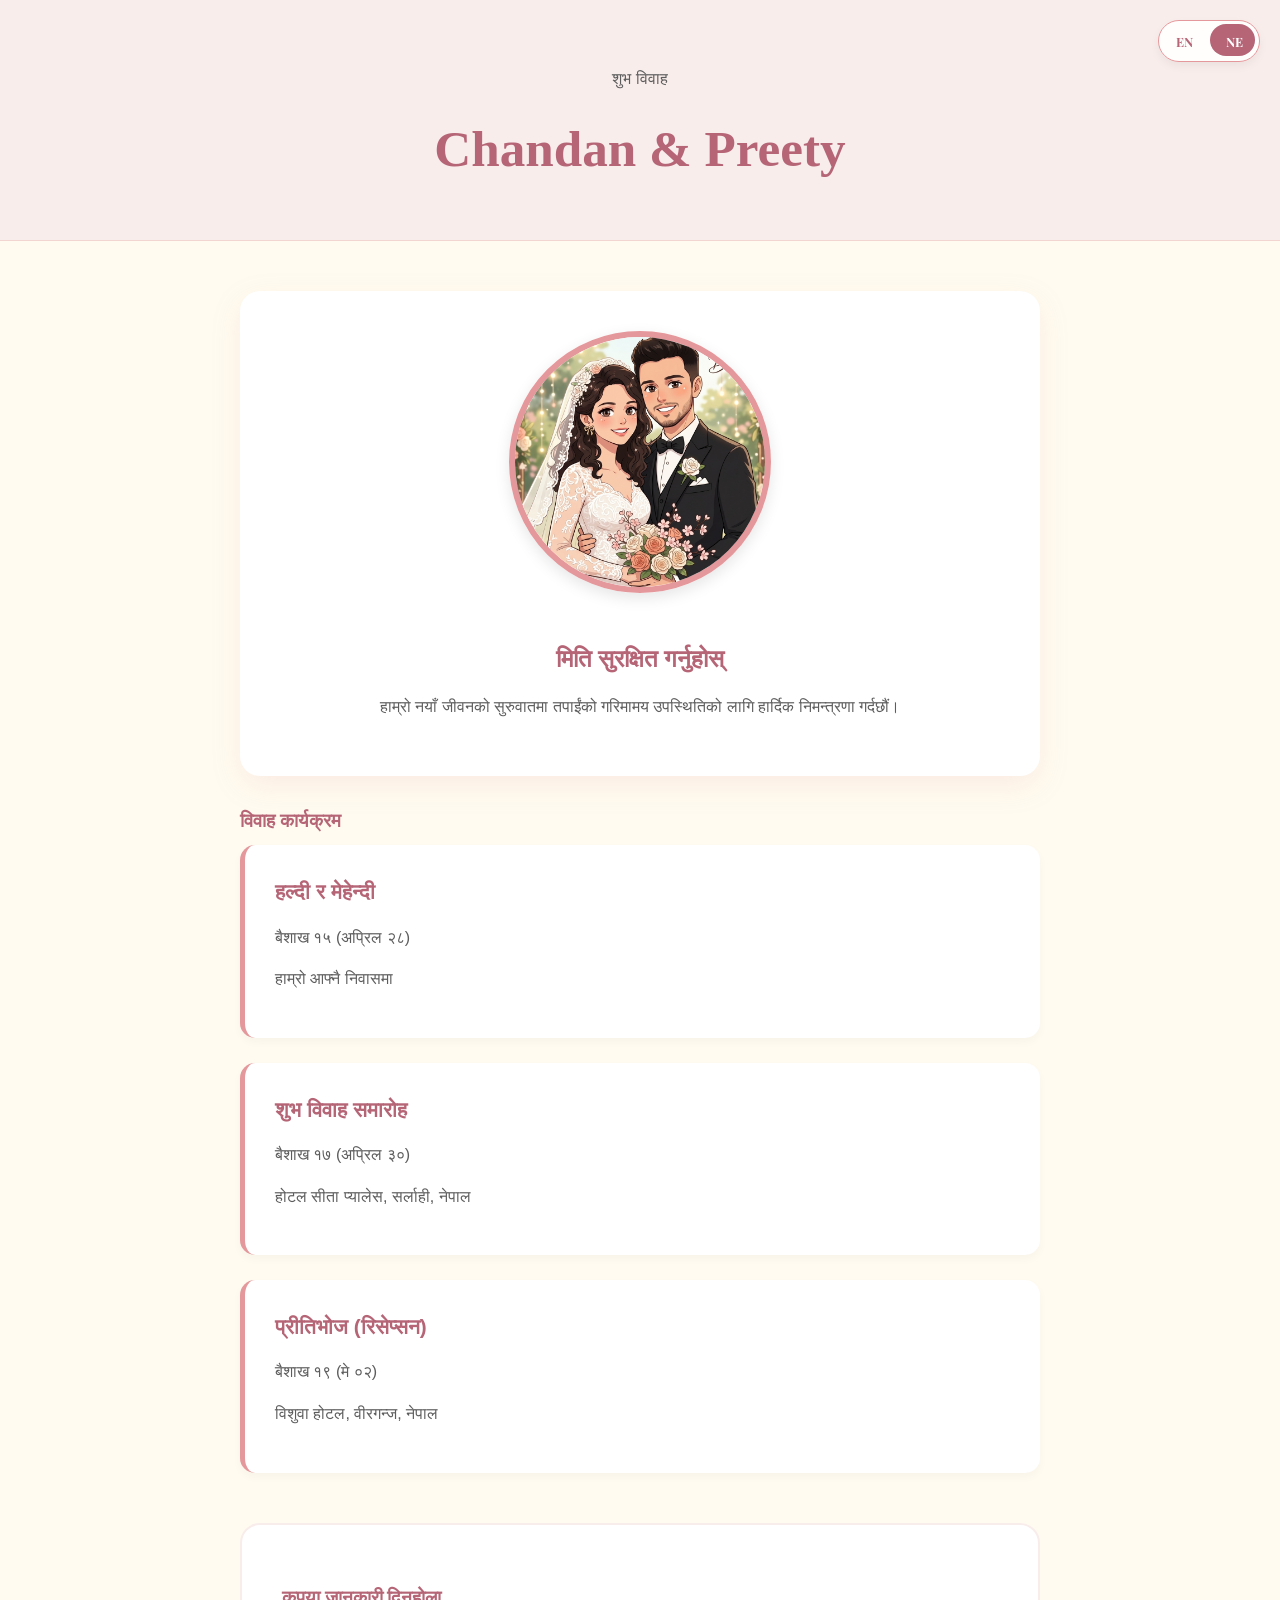
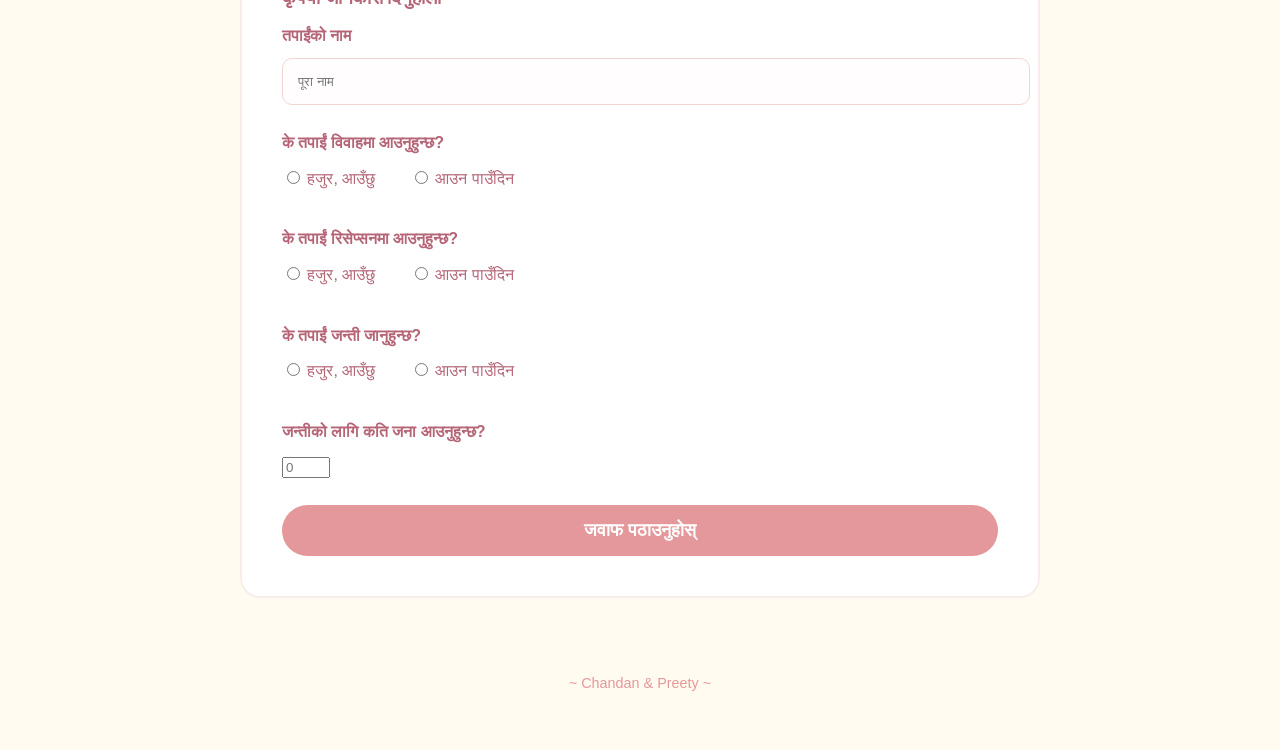
<file: index.html>
<!DOCTYPE html>
<html lang="en">

<head>
    <meta charset="UTF-8">
    <meta name="viewport" content="width=device-width, initial-scale=1.0">
    <title>Chandan & Preety's Wedding</title>
    <link rel="stylesheet" href="style.css?v=1.3">
    <link
        href="https://fonts.googleapis.com/css2?family=Pinyon+Script&family=Playfair+Display:ital,wght@0,400;0,700;1,400&display=swap"
        rel="stylesheet">
</head>

<body>
    <script type="text/javascript">var submitted = false;</script>
    <iframe name="hidden_iframe" id="hidden_iframe" style="display:none;"></iframe>

    <div class="lang-container">
        <div class="lang-slider">
            <div class="slider-btn" id="slider-bg"></div>
            <button type="button" class="toggle-opt active" id="en-btn" onclick="changeLanguage('en')">EN</button>
            <button type="button" class="toggle-opt" id="ne-btn" onclick="changeLanguage('ne')">NE</button>
        </div>
    </div>

    <header>
        <p class="top-label" id="topLabel">The Wedding of</p>
        <h1 class="fancy-gold">Chandan & Preety</h1>
    </header>

    <main class="container">
        <div class="hero">
            <img src="wedding-couple.png" alt="Chandan and Preety" class="couple-photo">
            <h2 id="heroTitle">Save the Date</h2>
            <p class="fancy-p" id="heroDesc">We request the honor of your presence as we begin our life together.</p>
        </div>

        <section class="events">
            <h3 id="itineraryTitle">Wedding Itinerary</h3>

            <div class="event-card">
                <h4 id="event1Title">Haldi & Mehendi</h4>
                <p id="event1Date">April 28 (Baisakh 15 BS)</p>
                <p class="location" id="event1Loc">At Our Own Residence</p>
            </div>

            <div class="event-card">
                <h4 id="event2Title">The Wedding Ceremony</h4>
                <p id="event2Date">April 30 (Baisakh 17 BS)</p>
                <p class="location" id="event2Loc">Hotel Sita Palace, Sarlahi, Nepal</p>
            </div>

            <div class="event-card">
                <h4 id="event3Title">Grand Reception</h4>
                <p id="event3Date">May 02 (Baisakh 19 BS)</p>
                <p class="location" id="event3Loc">Vishuwa Hotel, Birgunj, Nepal</p>
            </div>
        </section>

        <section class="rsvp" id="rsvp">
            <h3 id="rsvpTitle">Kindly Respond</h3>
            <form id="weddingForm"
                action="https://docs.google.com/forms/d/e/1FAIpQLScGv2v-2o2ZOhovn8Myv6xRVegFiSXfIRU-Gl2egsqE_-2AxQ/formResponse"
                method="POST" target="hidden_iframe">

                <div class="form-group">
                    <label id="labelName">Your Name</label>
                    <input type="text" name="entry.1610074436" id="inputName" placeholder="Full Name" required>
                </div>

                <div class="form-group">
                    <label id="labelWedding">Will you attend the Wedding?</label>
                    <div class="radio-group">
                        <label><input type="radio" name="entry.816962617" value="Yes" required> <span
                                id="optYes1">Yes</span></label>
                        <label><input type="radio" name="entry.816962617" value="No"> <span
                                id="optNo1">No</span></label>
                    </div>
                </div>

                <div class="form-group">
                    <label id="labelReception">Will you attend the Reception?</label>
                    <div class="radio-group">
                        <label><input type="radio" name="entry.949982960" value="Yes" required> <span
                                id="optYes2">Yes</span></label>
                        <label><input type="radio" name="entry.949982960" value="No"> <span
                                id="optNo2">No</span></label>
                    </div>
                </div>

                <div class="form-group">
                    <label id="labelBarat">Will you join the Barat?</label>
                    <div class="radio-group">
                        <label><input type="radio" name="entry.1559180457" value="Yes"> <span
                                id="optYes3">Yes</span></label>
                        <label><input type="radio" name="entry.1559180457" value="No"> <span
                                id="optNo3">No</span></label>
                    </div>
                </div>

                <div class="form-group">
                    <label id="labelBaratCount">How many people for the Barat?</label>
                    <input type="number" name="entry.1826075784" id="inputCount" min="0" max="10" placeholder="0"
                        class="large-input">
                </div>

                <button type="submit" class="submit-btn" id="submitBtn">Send My Response</button>
            </form>
        </section>
    </main>

    <footer>
        <p>~ Chandan & Preety ~</p>
    </footer>

    <script src="script.js?v=1.4"></script>
</body>

</html>
</file>
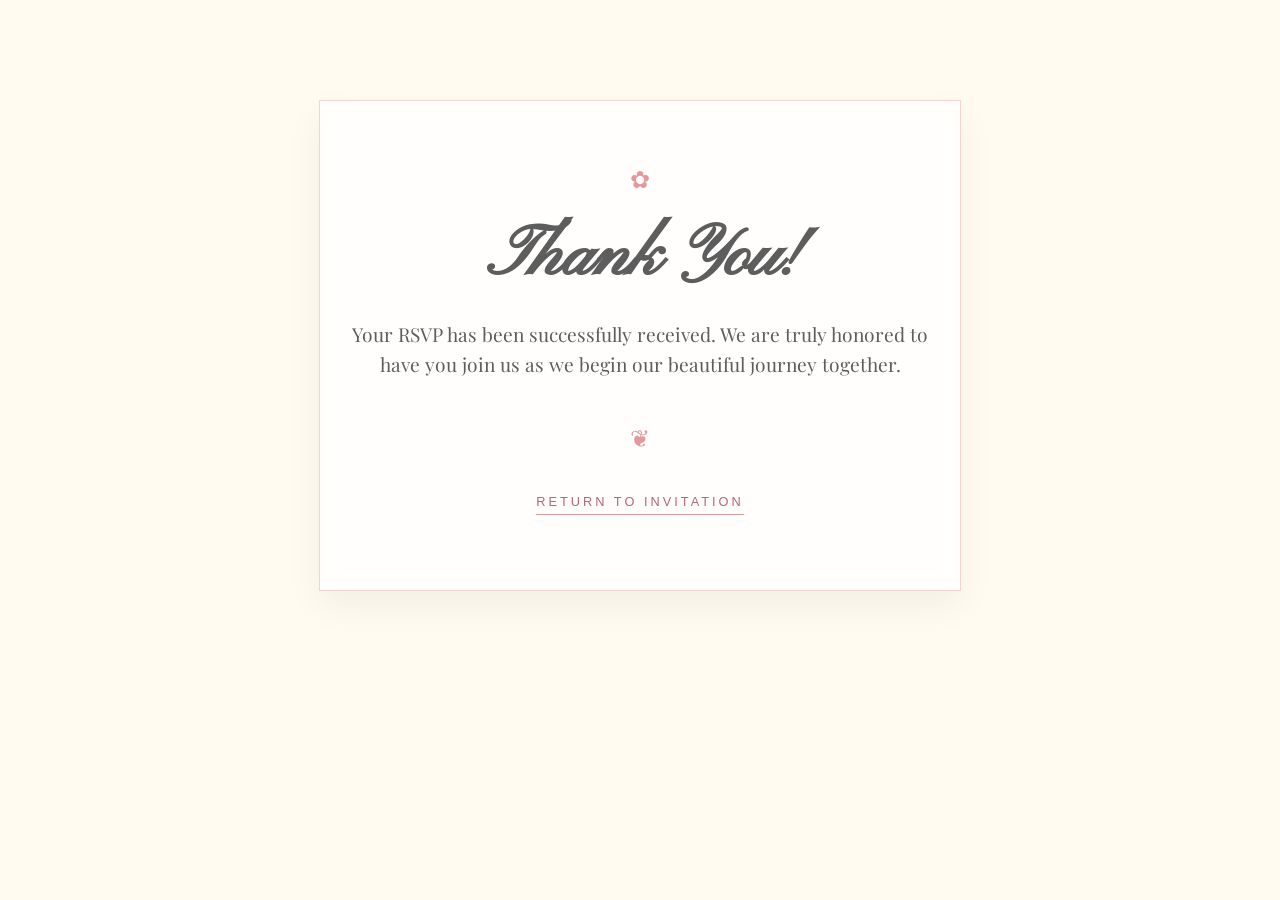
<file: celebration.html>
<!DOCTYPE html>
<html lang="en">

<head>
    <meta charset="UTF-8">
    <meta name="viewport" content="width=device-width, initial-scale=1.0">
    <title>Thank You - Chandan & Preety</title>
    <link rel="stylesheet" href="style.css?v=1.5">
    <link
        href="https://fonts.googleapis.com/css2?family=Pinyon+Script&family=Playfair+Display:ital,wght@0,400;0,700;1,400&display=swap"
        rel="stylesheet">
    <style>
        .celebration-container {
            max-width: 600px;
            margin: 100px auto;
            text-align: center;
            padding: 60px 20px;
            background: rgba(255, 255, 255, 0.8);
            backdrop-filter: blur(10px);
            border: 1px solid #F2D5D0;
            box-shadow: 0 15px 35px rgba(0, 0, 0, 0.05);
        }

        .thank-you-name {
            font-family: 'Pinyon Script', cursive;
            font-size: 4.5rem;
            color: var(--gold);
            margin-bottom: 10px;
            line-height: 1.1;
        }

        .message-box {
            font-family: 'Playfair Display', serif;
            font-size: 1.2rem;
            color: var(--dark-text);
            margin: 20px 0 40px;
            line-height: 1.6;
        }

        .ornament {
            color: var(--rose-accent);
            font-size: 1.5rem;
            margin-bottom: 20px;
        }

        .back-home {
            text-transform: uppercase;
            letter-spacing: 3px;
            font-size: 0.8rem;
            color: var(--deep-rose);
            text-decoration: none;
            border-bottom: 1px solid var(--rose-accent);
            padding-bottom: 5px;
            transition: 0.3s;
        }

        .back-home:hover {
            color: var(--dark-text);
            border-color: var(--dark-text);
        }

        @media (max-width: 600px) {
            .thank-you-name {
                font-size: 3rem;
            }

            .celebration-container {
                margin: 50px 20px;
            }
        }
    </style>
</head>

<body>

    <div class="celebration-container">
        <div class="ornament">✿</div>

        <h1 id="thankYouHeader" class="thank-you-name">Thank You!</h1>

        <div class="message-box">
            <p id="personalMsg">Your RSVP has been successfully received. We are truly honored to have you join us as we
                begin our beautiful journey together.</p>
        </div>

        <div class="ornament" style="margin-top: 0;">❦</div>

        <p style="margin-top: 30px;">
            <a href="index.html" class="back-home">Return to Invitation</a>
        </p>
    </div>

    <script>
        // 1. Grab the URL parameters
        const urlParams = new URLSearchParams(window.location.search);
        const guestName = urlParams.get('guest');

        // Debugging: This will show in your browser console (F12)
        console.log("Captured Name:", guestName);

        if (guestName && guestName.trim() !== "") {
            const cleanName = decodeURIComponent(guestName);

            // Update Header
            document.getElementById('thankYouHeader').innerText = "Thank You, " + cleanName + "!";

            // Update Sub-message
            document.getElementById('personalMsg').innerHTML =
                "We have received your response, <strong>" + cleanName + "</strong>. <br>" +
                "We are so excited to celebrate our special day with you!";
        }
    </script>
</body>

</html>
</file>
<file: style.css>
/* Color Palette: Cream, Rose, and Dusty Mauve */
/* Language Switcher Styling */
/* Language Slider Container */
.lang-container {
    position: fixed;
    top: 20px;
    right: 20px;
    z-index: 2000;
}

.lang-slider {
    position: relative;
    width: 100px;
    height: 40px;
    background: rgba(255, 255, 255, 0.9);
    border: 1px solid var(--rose-accent);
    border-radius: 25px;
    display: flex;
    align-items: center;
    box-shadow: 0 4px 10px rgba(0,0,0,0.05);
}

.slider-btn {
    position: absolute;
    top: 3px;
    left: 4px;
    width: 45px;
    height: 32px;
    background-color: var(--deep-rose);
    border-radius: 20px;
    transition: all 0.3s ease-in-out;
    z-index: 1;
}

.toggle-opt {
    flex: 1;
    z-index: 2;
    border: none;
    background: none;
    font-family: 'Playfair Display', serif;
    font-weight: bold;
    font-size: 0.8rem;
    cursor: pointer;
    color: var(--deep-rose);
    transition: color 0.3s;
}

.toggle-opt.active {
    color: white;
}

/* Movement of the slider background */
.lang-slider.nepali-active .slider-btn {
    left: 51px;
}

:root {
    --cream-bg: #FFFBF0;
    --rose-accent: #E5989B;
    --deep-rose: #B56576;
    --text-gray: #5D5D5D;
}

body {
    font-family: 'Open Sans', sans-serif;
    background-color: var(--cream-bg);
    color: var(--text-gray);
    margin: 0;
    line-height: 1.6;
}

header {
    background-color: #F8EDEB; /* Very soft rose-white */
    text-align: center;
    padding: 50px 0;
    border-bottom: 1px solid #F2D5D0;
}

h1, h2, h3, h4 {
    font-family: 'Great Vibes', cursive;
    color: var(--deep-rose);
    margin-bottom: 0.5em;
}

h1 { font-size: 3.2em; margin: 0; }
.names { font-size: 2.2em; color: var(--rose-accent); }

.container {
    max-width: 800px;
    margin: 0 auto;
    padding: 20px;
}

/* Hero Section */
.hero {
    text-align: center;
    background-color: #ffffff;
    padding: 40px;
    margin: 30px 0;
    border-radius: 20px;
    box-shadow: 0 10px 30px rgba(229, 152, 155, 0.15); /* Tinted shadow */
}

.couple-photo {
    width: 250px;
    height: 250px;
    border-radius: 50%;
    border: 6px solid var(--rose-accent);
    object-fit: cover;
    box-shadow: 0 5px 15px rgba(0,0,0,0.1);
    margin-bottom: 20px;
}

/* Event Cards */
.event-card {
    background-color: white;
    padding: 30px;
    margin-bottom: 25px;
    border-radius: 15px;
    border-left: 5px solid var(--rose-accent);
    box-shadow: 0 4px 10px rgba(0,0,0,0.03);
}

.event-card h4 {
    font-family: 'Open Sans', sans-serif;
    font-weight: bold;
    font-size: 1.3em;
    color: var(--deep-rose);
    margin-top: 0;
}

/* RSVP Form */
.rsvp {
    background-color: white;
    padding: 40px;
    border-radius: 20px;
    border: 2px solid #F8EDEB;
    margin-top: 50px;
}

.form-group { margin-bottom: 25px; }

label {
    display: block;
    font-weight: bold;
    margin-bottom: 10px;
    color: var(--deep-rose);
}

input[type="text"], input[type="email"] {
    width: 100%;
    padding: 15px;
    border: 1px solid #F2D5D0;
    border-radius: 10px;
    background-color: #FFFDFD;
}

.radio-group label {
    display: inline-block;
    font-weight: normal;
    margin-right: 30px;
    cursor: pointer;
}

.submit-btn {
    background-color: var(--rose-accent);
    color: white;
    border: none;
    padding: 15px 40px;
    border-radius: 50px;
    font-size: 1.1em;
    font-weight: bold;
    cursor: pointer;
    transition: all 0.3s ease;
    width: 100%;
}

.submit-btn:hover {
    background-color: var(--deep-rose);
    transform: translateY(-2px);
}

footer {
    text-align: center;
    padding: 40px 0;
    color: var(--rose-accent);
    font-size: 0.9em;
}

/* Specifically targeting the Barat Count input */
input[name="baratCount"] {
    font-size: 1rem;      /* Makes the numbers bigger */
    padding: 10px;         /* Adds more room inside the box */
    width: 40%;           /* Ensures it stays full width */
    max-width: 100px;      /* Restricts it from being TOO wide on desktop */
    text-align: center;    /* Centers the number */
    border: 2px solid var(--rose-accent); /* Thicker border */
    border-radius: 6px;   /* Rounded corners */
    background-color: #fffafa; /* Very light rose tint */
    margin-top: 6px;
    display: block;
}

/* Optional: Adding a little focus effect when they click it */
input[name="baratCount"]:focus {
    border-color: var(--deep-rose);
    background-color: #ffffff;
    box-shadow: 0 0 8px rgba(181, 101, 118, 0.2);
}

/* Mobile adjustments */
@media (max-width: 600px) {
    h1 { font-size: 2.5em; }
    .couple-photo { width: 180px; height: 180px; }
}
</file>
